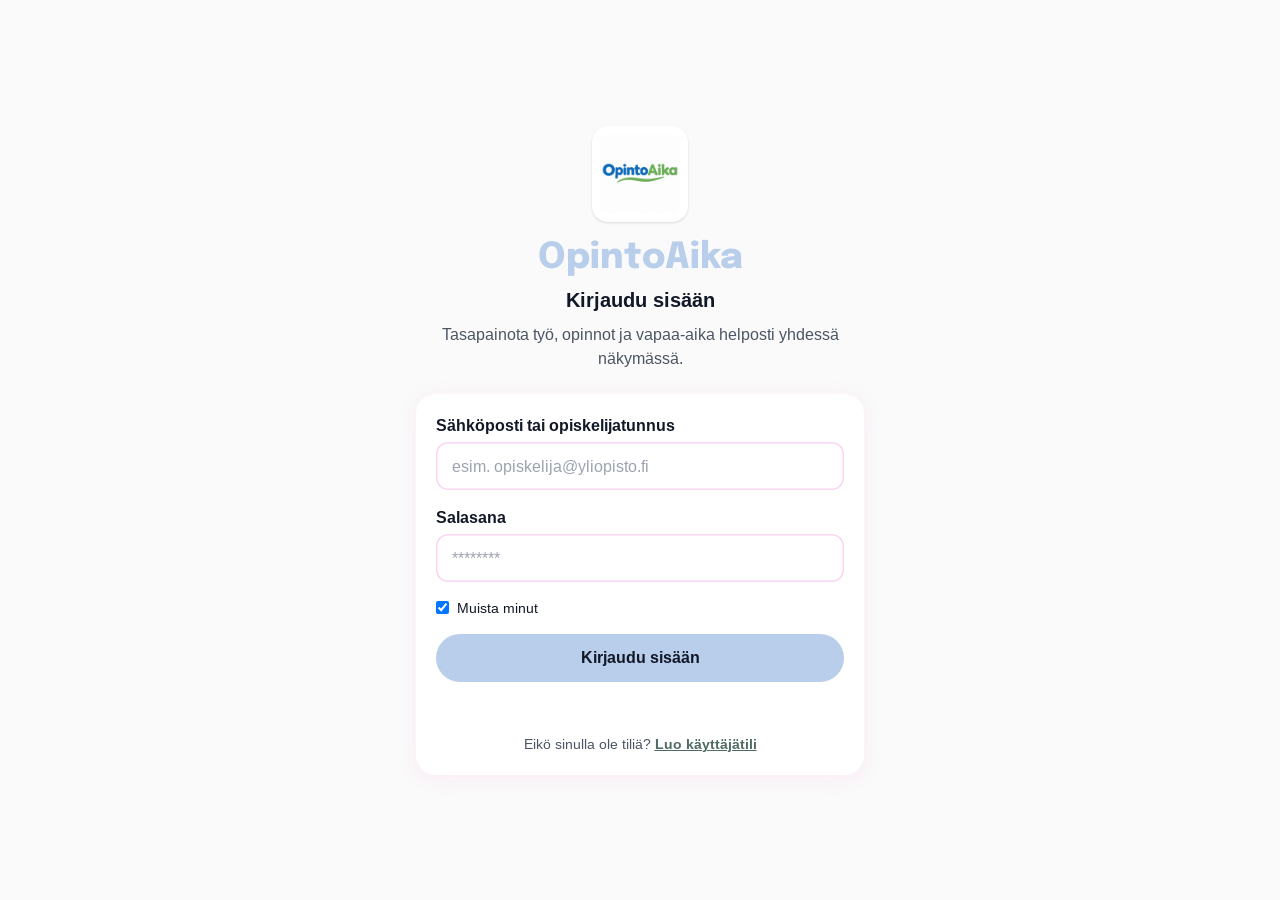
<file: index.html>
<!DOCTYPE html>
<html lang="fi">
  <head>
    <meta charset="utf-8" />
    <<meta http-equiv="refresh" content="0; url=Kirjaudu.html" />
    <title>OpintoAika</title>
  </head>
  <body>
    <script>
      <meta http-equiv="refresh" content="0; url=Kirjaudu.html" />
    </script>
  </body>
</html>
</file>
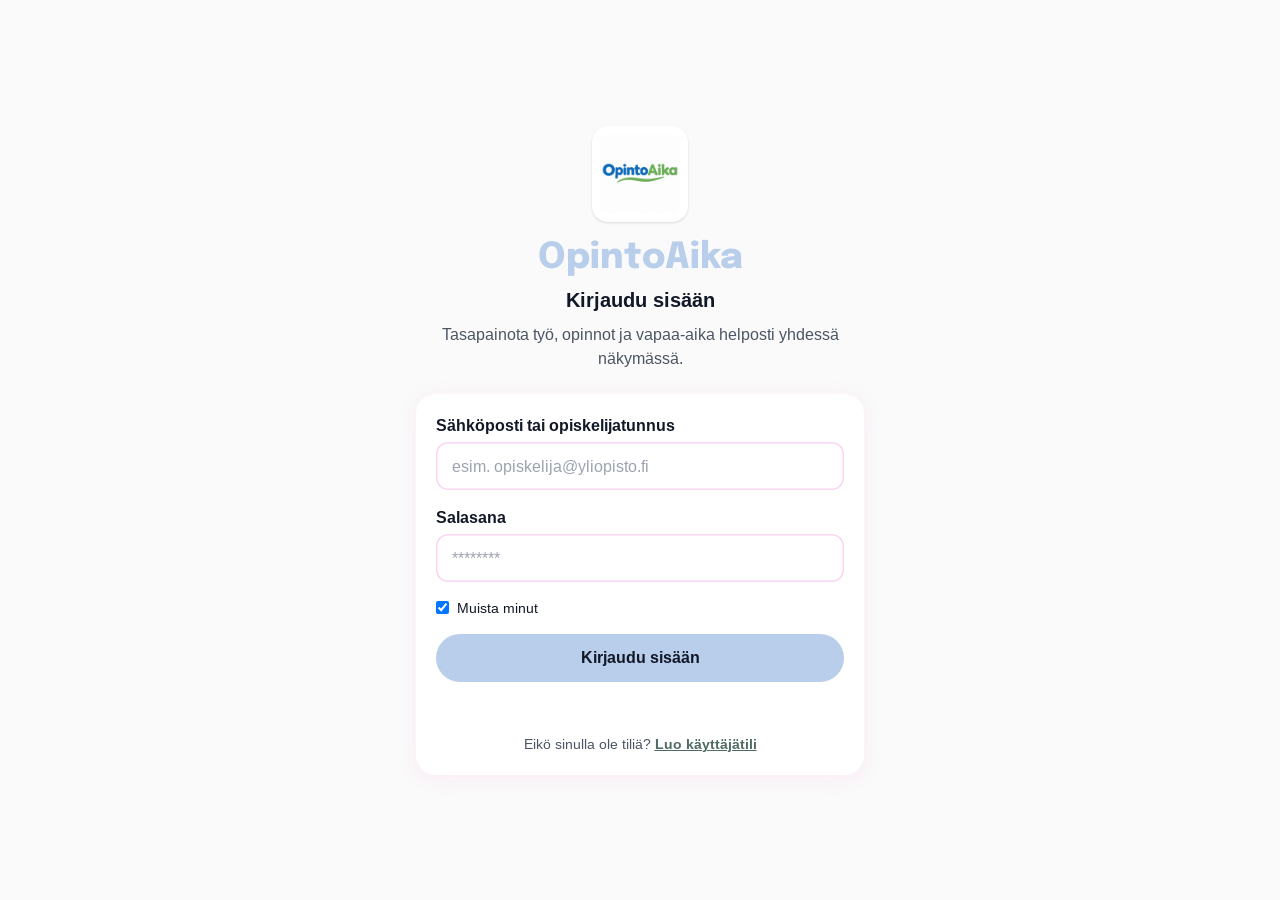
<file: Kirjaudu.html>
<!DOCTYPE html>
<html lang="fi">
<head>
  <meta charset="UTF-8">
  <meta name="viewport" content="width=device-width, initial-scale=1">
  <title>OpintoAika - Kirjaudu sisään</title>
  <link rel="stylesheet" href="https://fonts.googleapis.com/css2?family=Epilogue:wght@700;800&family=Arimo:wght@400;600;700&family=Material+Symbols+Outlined">
  <script src="../tailwind.min.js"></script>
  <style>
    :root {
      --pink: #FAD6F0;
      --blue: #B9CEEA;
      --bg: #fafafa;
    }

    body {
      background: var(--bg);
      color: #111827;
      font-family: Arimo, sans-serif;
    }

    button, input {
      font: inherit;
    }

    .card {
      background: #fff;
      border-radius: 20px;
      box-shadow: 0 4px 20px rgba(250, 214, 240, .4);
    }

    .input {
      width: 100%;
      padding: 12px 16px;
      border: 0;
      border-radius: 12px;
      outline: none;
      box-shadow: inset 0 0 0 1.5px var(--pink);
    }

    .input:focus {
      box-shadow: inset 0 0 0 2px var(--blue), 0 0 0 3px rgba(185, 206, 234, .3);
    }

    .btn {
      border-radius: 999px;
      padding: 12px;
      font-weight: 700;
      transition: filter .2s;
    }

    .btn:hover {
      filter: brightness(1.05);
    }

    .auth-status {
      min-height: 20px;
      margin: 0;
      color: #8b2730;
      font-size: 13px;
    }

    .auth-switch {
      margin: 16px 0 0;
      color: #4b5563;
      text-align: center;
      font-size: 14px;
    }

    .auth-switch button {
      padding: 0;
      border: 0;
      color: #506c62;
      background: transparent;
      font-weight: 700;
      text-decoration: underline;
      cursor: pointer;
    }

    .auth-note {
      color: #657370;
      font-size: 12px;
      line-height: 1.5;
    }
  </style>
  <link rel="stylesheet" href="../app-theme.css" data-app-theme>
  <script src="../app-theme.js"></script>
</head>
<body class="min-h-screen flex items-center justify-center p-4">
  <main class="w-full max-w-md">
    <header class="text-center mb-6">
      <img src="Opintoaika.img.png" alt="OpintoAika" class="w-24 h-24 mx-auto rounded-2xl bg-white p-2 shadow mb-4">
      <h1 class="text-4xl font-extrabold text-[#B9CEEA] font-['Epilogue']">OpintoAika</h1>
      <h2 id="auth-heading" class="text-xl font-bold mt-2">Kirjaudu sisään</h2>
      <p class="text-gray-600 mt-2">Tasapainota työ, opinnot ja vapaa-aika helposti yhdessä näkymässä.</p>
    </header>

    <section class="card p-5">
      <form id="login-form" class="space-y-4">
        <div>
          <label for="username" class="font-bold block mb-1">Sähköposti tai opiskelijatunnus</label>
          <input id="username" class="input" type="text" autocomplete="username" placeholder="esim. opiskelija@yliopisto.fi">
        </div>

        <div>
          <label for="password" class="font-bold block mb-1">Salasana</label>
          <input id="password" class="input" type="password" autocomplete="current-password" placeholder="********">
        </div>

        <label class="flex items-center gap-2 text-sm">
          <input type="checkbox" checked>
          Muista minut
        </label>

        <button class="btn w-full bg-[var(--blue)]" type="submit">Kirjaudu sisään</button>
        <p id="login-status" class="auth-status" aria-live="polite"></p>
      </form>

      <form id="register-form" class="space-y-4" hidden>
        <div>
          <label for="register-name" class="font-bold block mb-1">Nimi</label>
          <input id="register-name" class="input" type="text" autocomplete="name" required>
        </div>

        <div>
          <label for="register-identifier" class="font-bold block mb-1">Sähköposti tai opiskelijatunnus</label>
          <input id="register-identifier" class="input" type="text" autocomplete="username" required>
        </div>

        <div>
          <label for="register-password" class="font-bold block mb-1">Salasana</label>
          <input id="register-password" class="input" type="password" autocomplete="new-password" minlength="8" required>
        </div>

        <div>
          <label for="register-confirm-password" class="font-bold block mb-1">Vahvista salasana</label>
          <input id="register-confirm-password" class="input" type="password" autocomplete="new-password" minlength="8" required>
        </div>

        <p class="auth-note">Tili tallennetaan vain tähän selaimeen. Käytä vähintään 8 merkin salasanaa.</p>
        <button class="btn w-full bg-[var(--blue)]" type="submit">Luo käyttäjätili</button>
        <p id="register-status" class="auth-status" aria-live="polite"></p>
      </form>

      <p class="auth-switch">
        <span id="auth-switch-prompt">Eikö sinulla ole tiliä?</span>
        <button id="auth-switch-button" type="button" aria-controls="register-form" aria-expanded="false">Luo käyttäjätili</button>
      </p>
    </section>
  </main>

  <script>
    (() => {
      const accountKey = 'opintoaikaAccount';
      const sessionKey = 'opintoaikaSession';
      const loginForm = document.getElementById('login-form');
      const registerForm = document.getElementById('register-form');
      const authHeading = document.getElementById('auth-heading');
      const switchPrompt = document.getElementById('auth-switch-prompt');
      const switchButton = document.getElementById('auth-switch-button');

      const normalizeIdentifier = (value) => value.trim().toLocaleLowerCase('fi-FI');
      const bytesToBase64 = (bytes) => btoa(Array.from(bytes, (byte) => String.fromCharCode(byte)).join(''));
      const base64ToBytes = (value) => Uint8Array.from(atob(value), (character) => character.charCodeAt(0));
      const readAccount = () => {
        try {
          return JSON.parse(localStorage.getItem(accountKey) || 'null');
        } catch (error) {
          return null;
        }
      };
      const derivePasswordHash = async (password, salt) => {
        const keyMaterial = await crypto.subtle.importKey('raw', new TextEncoder().encode(password), 'PBKDF2', false, ['deriveBits']);
        const hash = await crypto.subtle.deriveBits({ name: 'PBKDF2', salt, iterations: 180000, hash: 'SHA-256' }, keyMaterial, 256);
        return new Uint8Array(hash);
      };
      const setAuthMode = (registering) => {
        loginForm.hidden = registering;
        registerForm.hidden = !registering;
        authHeading.textContent = registering ? 'Luo käyttäjätili' : 'Kirjaudu sisään';
        switchPrompt.textContent = registering ? 'Onko sinulla jo tiliä?' : 'Eikö sinulla ole tiliä?';
        switchButton.textContent = registering ? 'Kirjaudu sisään' : 'Luo käyttäjätili';
        switchButton.setAttribute('aria-controls', registering ? 'login-form' : 'register-form');
        switchButton.setAttribute('aria-expanded', String(registering));
      };

      switchButton.addEventListener('click', () => setAuthMode(registerForm.hidden));

      registerForm.addEventListener('submit', async (event) => {
        event.preventDefault();
        const status = document.getElementById('register-status');
        const name = document.getElementById('register-name').value.trim();
        const identifier = normalizeIdentifier(document.getElementById('register-identifier').value);
        const password = document.getElementById('register-password').value;
        const confirmPassword = document.getElementById('register-confirm-password').value;
        if (password.length < 8) {
          status.textContent = 'Salasanassa pitää olla vähintään 8 merkkiä.';
          return;
        }
        if (password !== confirmPassword) {
          status.textContent = 'Salasanat eivät täsmää.';
          return;
        }
        if (readAccount()) {
          status.textContent = 'Tähän selaimeen on jo luotu tili. Kirjaudu sisään.';
          return;
        }
        try {
          const salt = crypto.getRandomValues(new Uint8Array(16));
          const passwordHash = await derivePasswordHash(password, salt);
          const account = { name, identifier, salt: bytesToBase64(salt), passwordHash: bytesToBase64(passwordHash) };
          localStorage.setItem(accountKey, JSON.stringify(account));
          localStorage.setItem(sessionKey, JSON.stringify({ name, identifier }));
          const profile = { name, birthDate: '', email: identifier.includes('@') ? identifier : '', phone: '' };
          localStorage.setItem('opintoaikaProfile', JSON.stringify(profile));
          window.location.href = 'Viikkosuunnittelu.html';
        } catch (error) {
          status.textContent = 'Tiliä ei voitu tallentaa tässä selaimessa.';
        }
      });

      loginForm.addEventListener('submit', async (event) => {
        event.preventDefault();
        const status = document.getElementById('login-status');
        const identifier = normalizeIdentifier(document.getElementById('username').value);
        const password = document.getElementById('password').value;
        const account = readAccount();
        if (!account) {
          status.textContent = 'Luo ensin käyttäjätili tässä selaimessa.';
          return;
        }
        if (identifier !== account.identifier) {
          status.textContent = 'Tarkista sähköposti tai opiskelijatunnus ja salasana.';
          return;
        }
        try {
          const passwordHash = await derivePasswordHash(password, base64ToBytes(account.salt));
          if (bytesToBase64(passwordHash) !== account.passwordHash) {
            status.textContent = 'Tarkista sähköposti tai opiskelijatunnus ja salasana.';
            return;
          }
          localStorage.setItem(sessionKey, JSON.stringify({ name: account.name, identifier: account.identifier }));
          window.location.href = 'Viikkosuunnittelu.html';
        } catch (error) {
          status.textContent = 'Sisäänkirjautuminen ei onnistunut tässä selaimessa.';
        }
      });
    })();
  </script>
</body>
</html>
</file>
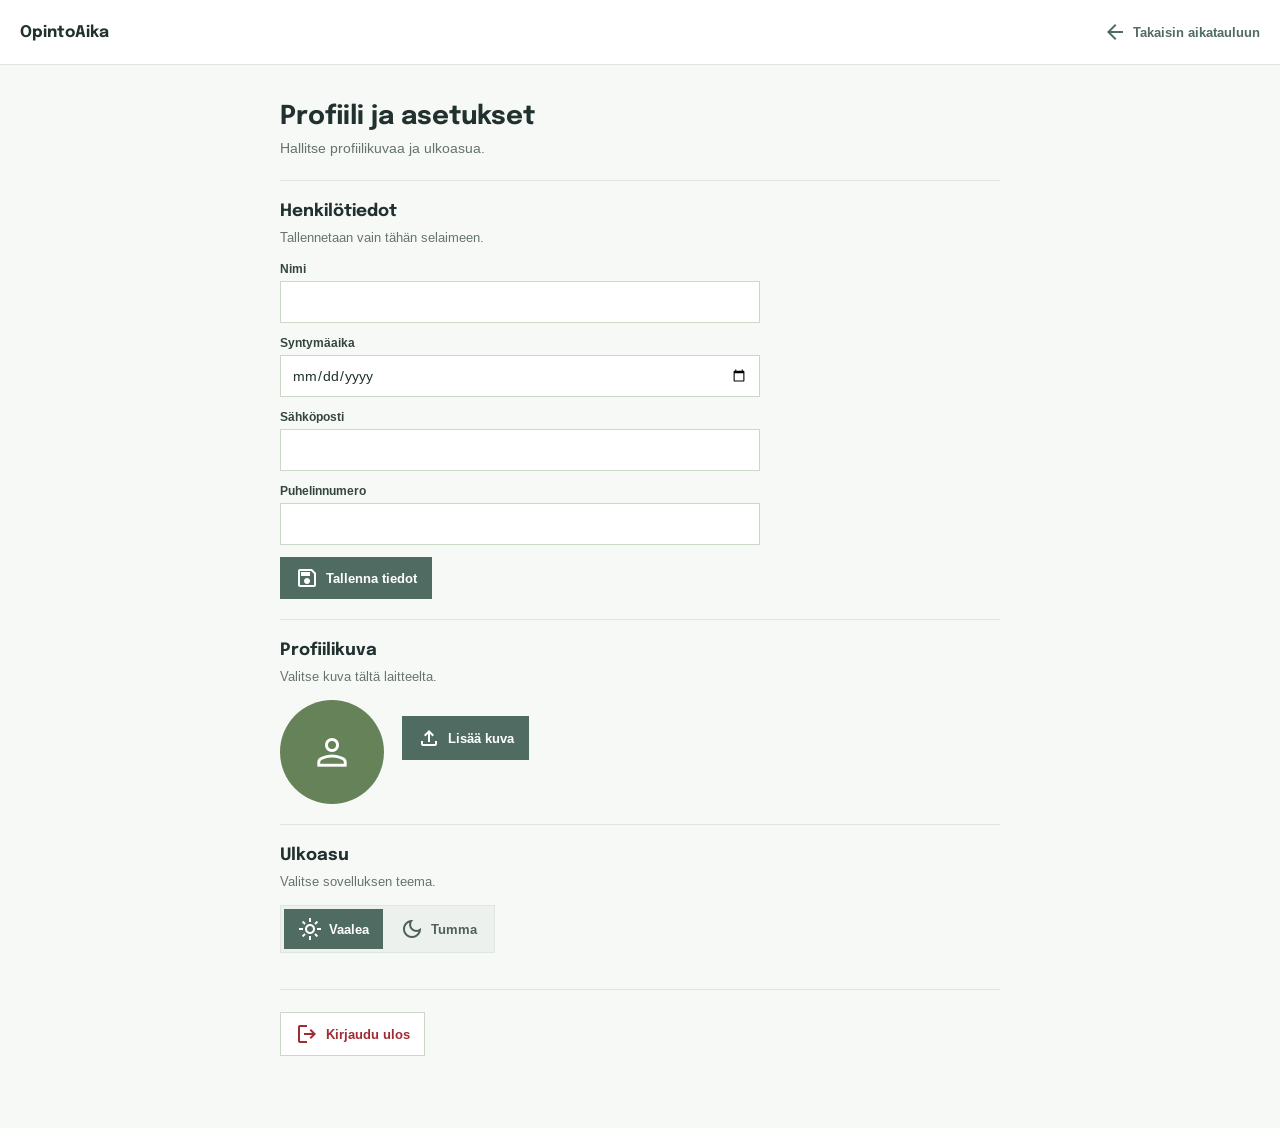
<file: Profiili.html>
<!DOCTYPE html>
<html lang="fi">
<head>
  <meta charset="utf-8">
  <meta name="viewport" content="width=device-width, initial-scale=1">
  <title>Profiili ja asetukset - OpintoAika</title>
  <link rel="preconnect" href="https://fonts.googleapis.com">
  <link rel="preconnect" href="https://fonts.gstatic.com" crossorigin>
  <link href="https://fonts.googleapis.com/css2?family=Arimo:wght@400;500;600;700&family=Epilogue:wght@600;700;800&family=Material+Symbols+Outlined:wght,FILL@100..700,0..1&display=swap" rel="stylesheet">
  <link rel="stylesheet" href="app-theme.css" data-app-theme>
  <script src="app-theme.js"></script>
  <style>
    body { min-height: 100vh; margin: 0; font-family: Arimo, sans-serif; color: #20312f; background: #f7f9f6; }
    .profile-header { position: sticky; top: 0; z-index: 2; display: flex; align-items: center; justify-content: space-between; min-height: 64px; padding: 0 20px; background: rgba(255,255,255,.94); border-bottom: 1px solid #dfe6e2; }
    .profile-brand { color: inherit; font-family: Epilogue, sans-serif; font-weight: 700; text-decoration: none; }
    .profile-back { display: inline-flex; align-items: center; gap: 6px; color: #506c62; font-size: 13px; font-weight: 700; text-decoration: none; }
    .profile-page { width: min(100% - 32px, 720px); margin: 36px auto 72px; }
    .profile-page h1 { margin: 0 0 8px; font: 700 26px/1.2 Epilogue, sans-serif; }
    .profile-intro { margin: 0 0 24px; color: #657370; font-size: 14px; }
    .profile-section { padding: 20px 0; border-top: 1px solid #dfe6e2; }
    .profile-section h2 { margin: 0 0 6px; font: 700 17px/1.3 Epilogue, sans-serif; }
    .profile-muted { margin: 0 0 16px; color: #657370; font-size: 13px; }
    .profile-form { display: grid; gap: 12px; max-width: 480px; }
    .profile-field { display: flex; flex-direction: column; gap: 5px; color: #34453e; font-size: 12px; font-weight: 700; }
    .profile-input { box-sizing: border-box; width: 100%; min-height: 42px; padding: 9px 11px; border: 1px solid #cbd7c7; color: #20312f; background: #fff; font: 14px Arimo, sans-serif; }
    .profile-form-actions { display: flex; align-items: center; gap: 12px; flex-wrap: wrap; }
    .photo-row { display: flex; align-items: center; gap: 18px; }
    .profile-avatar { display: grid; place-items: center; width: 104px; height: 104px; flex: 0 0 104px; overflow: hidden; border-radius: 50%; color: #fff; background: #668259; }
    .profile-avatar-icon { font-size: 44px; }
    .photo-actions { display: flex; flex-wrap: wrap; gap: 8px; }
    .profile-button { display: inline-flex; align-items: center; justify-content: center; gap: 7px; min-height: 42px; padding: 0 14px; border: 1px solid #cbd7c7; color: #20312f; background: #fff; font: 700 13px Arimo, sans-serif; text-decoration: none; cursor: pointer; }
    .profile-button.primary { color: #fff; border-color: #506c62; background: #506c62; }
    .profile-button.danger { color: #a12b32; }
    .profile-button[hidden] { display: none; }
    .photo-input { position: absolute; width: 1px; height: 1px; padding: 0; overflow: hidden; clip: rect(0,0,0,0); white-space: nowrap; clip-path: inset(50%); }
    .photo-status { min-height: 18px; margin: 10px 0 0; color: #657370; font-size: 12px; }
    .theme-options { display: inline-flex; padding: 3px; gap: 3px; border: 1px solid #dfe6e2; background: #edf1ed; }
    .theme-option { display: inline-flex; align-items: center; justify-content: center; gap: 7px; min-height: 40px; padding: 0 14px; border: 0; color: #50605a; background: transparent; font: 700 13px Arimo, sans-serif; cursor: pointer; }
    .theme-option[aria-checked="true"] { color: #fff; background: #506c62; }
    .logout-row { margin-top: 16px; padding-top: 22px; border-top: 1px solid #dfe6e2; }
    @media (max-width: 480px) {
      .profile-header { padding: 0 14px; }
      .profile-page { width: calc(100% - 28px); margin-top: 26px; }
      .photo-row { align-items: flex-start; flex-direction: column; }
    }
  </style>
</head>
<body>
  <header class="profile-header">
    <a class="profile-brand" href="Lukujärjestys.html">OpintoAika</a>
    <a class="profile-back" href="Lukujärjestys.html"><span class="material-symbols-outlined" aria-hidden="true">arrow_back</span>Takaisin aikatauluun</a>
  </header>
  <main class="profile-page">
    <h1>Profiili ja asetukset</h1>
    <p class="profile-intro">Hallitse profiilikuvaa ja ulkoasua.</p>

    <section class="profile-section" aria-labelledby="personal-details-heading">
      <h2 id="personal-details-heading">Henkilötiedot</h2>
      <p class="profile-muted">Tallennetaan vain tähän selaimeen.</p>
      <form id="profile-details-form" class="profile-form">
        <label class="profile-field" for="profile-name">Nimi
          <input class="profile-input" id="profile-name" name="name" type="text" autocomplete="name">
        </label>
        <label class="profile-field" for="profile-birth-date">Syntymäaika
          <input class="profile-input" id="profile-birth-date" name="birthDate" type="date" autocomplete="bday">
        </label>
        <label class="profile-field" for="profile-email">Sähköposti
          <input class="profile-input" id="profile-email" name="email" type="email" autocomplete="email">
        </label>
        <label class="profile-field" for="profile-phone">Puhelinnumero
          <input class="profile-input" id="profile-phone" name="phone" type="tel" autocomplete="tel">
        </label>
        <div class="profile-form-actions">
          <button class="profile-button primary" type="submit"><span class="material-symbols-outlined" aria-hidden="true">save</span>Tallenna tiedot</button>
          <p id="profile-details-status" class="photo-status" aria-live="polite"></p>
        </div>
      </form>
    </section>

    <section class="profile-section" aria-labelledby="profile-photo-heading">
      <h2 id="profile-photo-heading">Profiilikuva</h2>
      <p class="profile-muted">Valitse kuva tältä laitteelta.</p>
      <div class="photo-row">
        <div id="profile-avatar" class="profile-avatar" data-profile-photo-target data-photo-alt="Profiilikuva" data-fallback-class="profile-avatar-icon" aria-label="Profiilikuva"><span class="material-symbols-outlined profile-avatar-icon" aria-hidden="true">person</span></div>
        <div>
          <div class="photo-actions">
            <label class="profile-button primary" for="profile-photo-input"><span class="material-symbols-outlined" aria-hidden="true">upload</span>Lisää kuva</label>
            <input class="photo-input" id="profile-photo-input" type="file" accept="image/*" aria-label="Valitse profiilikuva">
            <button class="profile-button danger" id="remove-profile-photo" type="button" hidden><span class="material-symbols-outlined" aria-hidden="true">delete</span>Poista kuva</button>
          </div>
          <p id="photo-status" class="photo-status" aria-live="polite"></p>
        </div>
      </div>
    </section>

    <section class="profile-section" aria-labelledby="appearance-heading">
      <h2 id="appearance-heading">Ulkoasu</h2>
      <p class="profile-muted">Valitse sovelluksen teema.</p>
      <div class="theme-options" role="radiogroup" aria-label="Teema">
        <button class="theme-option" type="button" role="radio" data-theme-option="light" aria-checked="true"><span class="material-symbols-outlined" aria-hidden="true">light_mode</span>Vaalea</button>
        <button class="theme-option" type="button" role="radio" data-theme-option="dark" aria-checked="false"><span class="material-symbols-outlined" aria-hidden="true">dark_mode</span>Tumma</button>
      </div>
    </section>

    <div class="logout-row">
      <a class="profile-button danger" id="logout-link" href="Kirjautumissivu/Kirjaudu.html"><span class="material-symbols-outlined" aria-hidden="true">logout</span>Kirjaudu ulos</a>
    </div>
  </main>
  <script>
    (() => {
      const profileForm = document.getElementById('profile-details-form');
      const detailsStatus = document.getElementById('profile-details-status');
      const profileFields = {
        name: document.getElementById('profile-name'),
        birthDate: document.getElementById('profile-birth-date'),
        email: document.getElementById('profile-email'),
        phone: document.getElementById('profile-phone')
      };
      try {
        const savedProfile = JSON.parse(localStorage.getItem('opintoaikaProfile') || 'null');
        if (savedProfile) Object.entries(profileFields).forEach(([key, input]) => { input.value = savedProfile[key] || ''; });
      } catch (error) {
        detailsStatus.textContent = 'Tallennettuja tietoja ei voitu lukea.';
      }
      profileForm.addEventListener('submit', (event) => {
        event.preventDefault();
        if (!profileFields.email.value.trim() && !profileFields.phone.value.trim()) {
          detailsStatus.textContent = 'Lisää sähköposti tai puhelinnumero.';
          profileFields.email.focus();
          return;
        }
        const profile = Object.fromEntries(Object.entries(profileFields).map(([key, input]) => [key, input.value.trim()]));
        try {
          localStorage.setItem('opintoaikaProfile', JSON.stringify(profile));
          detailsStatus.textContent = 'Tiedot tallennettu tähän selaimeen.';
        } catch (error) {
          detailsStatus.textContent = 'Tietoja ei voitu tallentaa.';
        }
      });

      const photoInput = document.getElementById('profile-photo-input');
      const photoStatus = document.getElementById('photo-status');
      const photoKey = 'opintoaikaProfilePhoto';

      photoInput.addEventListener('change', () => {
        const file = photoInput.files && photoInput.files[0];
        if (!file) return;
        if (!file.type.startsWith('image/')) {
          photoStatus.textContent = 'Valitse kuvatiedosto.';
          photoInput.value = '';
          return;
        }
        const reader = new FileReader();
        reader.addEventListener('load', () => {
          const image = new Image();
          image.addEventListener('load', () => {
            const scale = Math.min(1, 320 / Math.max(image.naturalWidth, image.naturalHeight));
            const canvas = document.createElement('canvas');
            canvas.width = Math.round(image.naturalWidth * scale);
            canvas.height = Math.round(image.naturalHeight * scale);
            canvas.getContext('2d').drawImage(image, 0, 0, canvas.width, canvas.height);
            try {
              localStorage.setItem(photoKey, canvas.toDataURL('image/jpeg', 0.82));
              window.OpintoAikaSettings.refreshProfilePhoto();
              photoStatus.textContent = 'Profiilikuva tallennettu tähän selaimeen.';
            } catch (error) {
              photoStatus.textContent = 'Kuvaa ei voitu tallentaa. Valitse pienempi kuva.';
            }
          });
          image.addEventListener('error', () => { photoStatus.textContent = 'Kuvaa ei voitu avata.'; });
          image.src = String(reader.result);
        });
        reader.addEventListener('error', () => { photoStatus.textContent = 'Kuvaa ei voitu lukea.'; });
        reader.readAsDataURL(file);
      });

      document.getElementById('remove-profile-photo').addEventListener('click', () => {
        localStorage.removeItem(photoKey);
        window.OpintoAikaSettings.refreshProfilePhoto();
        photoStatus.textContent = 'Profiilikuva poistettu.';
      });
      document.getElementById('logout-link').addEventListener('click', function(event) {
    event.preventDefault();

    localStorage.removeItem('opintoaikaSession');
    window.location.href = './Kirjaudu.html';
      });
    })();
  </script>
</body>
</html>
</file>
<file: app-theme.css>
html[data-theme="dark"] {
  color-scheme: dark;
}

html[data-theme="dark"] body {
  color: #eaf0e9 !important;
  background: #121815 !important;
}

html[data-theme="dark"] header,
html[data-theme="dark"] nav {
  color: #eaf0e9 !important;
  background-color: rgba(23, 31, 26, .96) !important;
}

html[data-theme="dark"] .bg-surface,
html[data-theme="dark"] .bg-surface-container-lowest,
html[data-theme="dark"] .bg-white {
  color: #eaf0e9 !important;
  background-color: #1b251f !important;
}

html[data-theme="dark"] .bg-surface-container-low,
html[data-theme="dark"] .bg-surface-container {
  background-color: #26312b !important;
}

html[data-theme="dark"] .bg-surface-container-high,
html[data-theme="dark"] .bg-surface-container-highest {
  background-color: #303b34 !important;
}

html[data-theme="dark"] .bg-tertiary-fixed {
  background-color: #29372f !important;
}

html[data-theme="dark"] .bg-primary-container,
html[data-theme="dark"] .bg-primary-fixed {
  color: #eff6ed !important;
  background-color: #3a5540 !important;
}

html[data-theme="dark"] .bg-secondary-container {
  color: #e8f0f6 !important;
  background-color: #344957 !important;
}

html[data-theme="dark"] .bg-tertiary-container {
  color: #f7eaf1 !important;
  background-color: #4c3947 !important;
}

html[data-theme="dark"] .text-on-surface,
html[data-theme="dark"] .text-on-background,
html[data-theme="dark"] .text-secondary {
  color: #eaf0e9 !important;
}

html[data-theme="dark"] .text-on-surface-variant {
  color: #b9c5bc !important;
}

html[data-theme="dark"] .text-primary,
html[data-theme="dark"] .text-on-primary-container {
  color: #c0d8c3 !important;
}

html[data-theme="dark"] .text-on-secondary-container {
  color: #d6e5f0 !important;
}

html[data-theme="dark"] input,
html[data-theme="dark"] textarea,
html[data-theme="dark"] select {
  color: #eaf0e9 !important;
  border-color: #526158;
}

html[data-theme="dark"] .card {
  color: #eaf0e9;
  background: #1b251f;
}

html[data-theme="dark"] .profile-section,
html[data-theme="dark"] .profile-surface {
  background-color: #1b251f;
}

html[data-theme="dark"] .profile-button:not(.primary) {
  color: #eaf0e9;
  border-color: #526158;
  background-color: #26312b;
}

html[data-theme="dark"] .profile-field {
  color: #d4ded6;
}

html[data-theme="dark"] .profile-input {
  color: #eaf0e9 !important;
  border-color: #526158;
  background-color: #26312b;
}

html[data-theme="dark"] .profile-muted {
  color: #b9c5bc;
}

.profile-photo-image {
  display: block;
  width: 100%;
  height: 100%;
  border-radius: inherit;
  object-fit: cover;
}

[data-profile-link]:focus-visible,
[data-theme-option]:focus-visible,
.profile-page button:focus-visible,
.profile-page a:focus-visible,
.profile-page input:focus-visible {
  outline: 3px solid #82a887;
  outline-offset: 3px;
}
</file>
